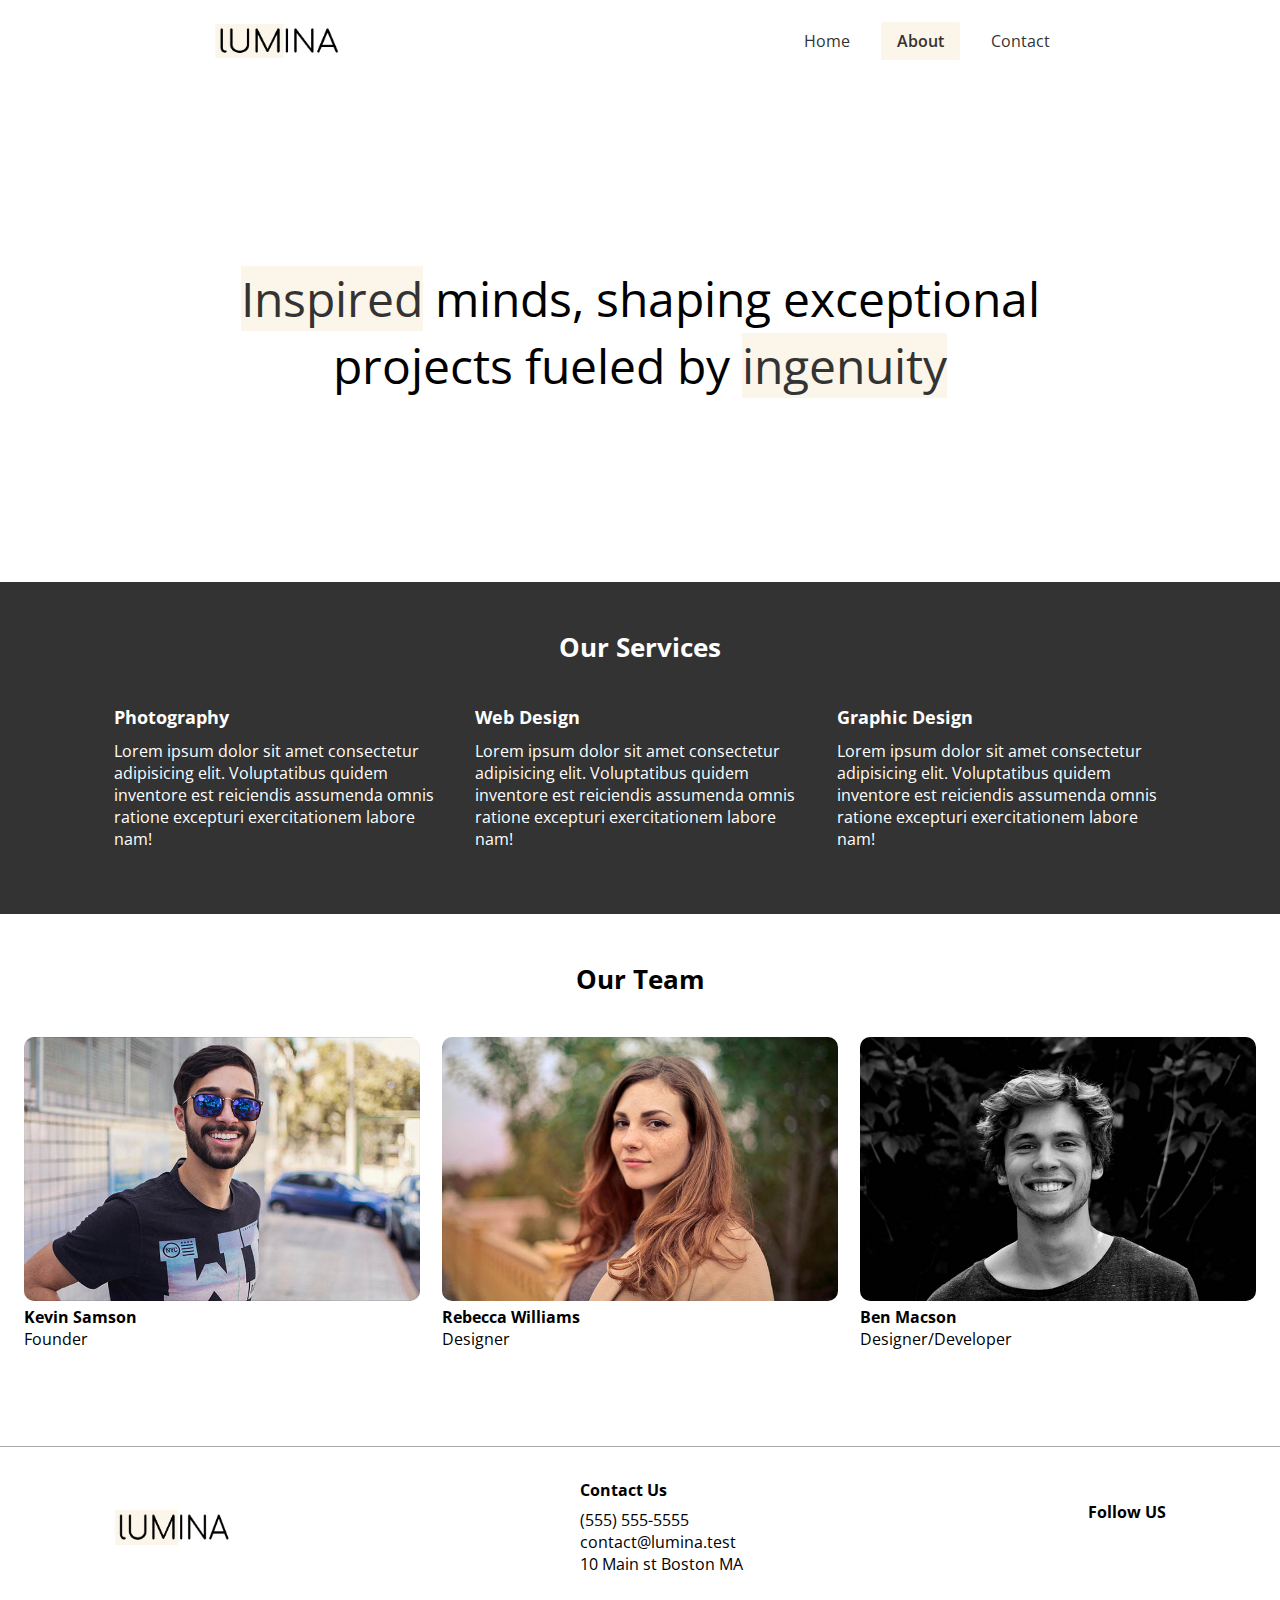
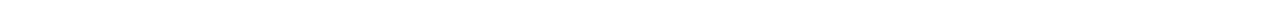
<file: about.html>
<!DOCTYPE html>
<html lang="en">
<head>
  <meta charset="UTF-8">
  <meta name="viewport" content="width=device-width, initial-scale=1.0">
  <link rel="preconnect" href="https://fonts.googleapis.com">
    <link rel="preconnect" href="https://fonts.gstatic.com" crossorigin>
    <link href="https://fonts.googleapis.com/css2?family=Open+Sans:ital,wght@0,300..800;1,300..800&display=swap" rel="stylesheet">
    <link rel="stylesheet" href="https://cdnjs.cloudflare.com/ajax/libs/font-awesome/6.6.0/css/all.min.css" integrity="sha512-Kc323vGBEqzTmouAECnVceyQqyqdsSiqLQISBL29aUW4U/M7pSPA/gEUZQqv1cwx4OnYxTxve5UMg5GT6L4JJg==" crossorigin="anonymous" referrerpolicy="no-referrer" />
  <link rel="stylesheet" href="./css/styles.css">
  <title>About Lumina Creative</title>
</head>
<body>
  <!-- header -->
  <header class="header">
    <div class="container container-sm header-flex">
      <img src="./images/logo.png" alt="lumina creatives" class="logo">
      <ul class="main-menu">
        <li><a href="/">Home</a></li>
        <li><a class="current" href="./about.html">About</a></li>
        <li><a href="./contact.html">Contact</a></li>
      </ul>
    </div>
  </header>

  <!-- hero -->
  <section class="hero">
    <div class="container container-sm">
      <h2>
        <span class="bg-primary">Inspired</span> minds, shaping exceptional projects fueled by <span class="bg-primary">ingenuity</span>
      </h2>
    </div>
  </section>

  <!-- services -->
   <section class="services bg-secondary">
    <div class="container">
      <h2 class="section-heading">Our Services</h2>
      <div class="services-flex">
        <div class="service-item">
          <h4>Photography</h4>
          <p>
            Lorem ipsum dolor sit amet consectetur adipisicing elit. Voluptatibus quidem inventore est reiciendis assumenda omnis ratione excepturi exercitationem labore nam!
          </p>
        </div>
        <div class="service-item">
          <h4>Web Design</h4>
          <p>
            Lorem ipsum dolor sit amet consectetur adipisicing elit. Voluptatibus quidem inventore est reiciendis assumenda omnis ratione excepturi exercitationem labore nam!
          </p>
        </div>
        <div class="service-item">
          <h4> Graphic Design</h4>
          <p>
            Lorem ipsum dolor sit amet consectetur adipisicing elit. Voluptatibus quidem inventore est reiciendis assumenda omnis ratione excepturi exercitationem labore nam!
          </p>
        </div>
      </div>
    </div>
   </section>

   <!-- team -->
    <section class="team">
      <div class="container container-lg">
        <h2 class="section-heading">Our Team</h2>
        <div class="team-flex">
          <div class="team-item">
            <img src="./images/team1.jpg" alt="team member">
            <h4>Kevin Samson</h4>
            <p>Founder</p>
          </div>
          <div class="team-item">
            <img src="./images/team2.jpg" alt="team member">
            <h4>Rebecca Williams</h4>
            <p>Designer</p>
          </div>
          <div class="team-item">
            <img src="./images/team3.jpg" alt="team member">
            <h4>Ben Macson</h4>
            <p>Designer/Developer</p>
          </div>
        </div>
      </div>
    </section>

  
   <!-- footer -->
    <footer class="footer">
      <div class="container footer-flex">
        <img src="images/logo.png" alt="lumina creative">
        <div>
          <h4>Contact Us</h4>
          <ul>
            <li>(555) 555-5555</li>
            <li>contact@lumina.test</li>
            <li>10 Main st Boston MA</li>
          </ul>
        </div>
        <div>
          <h4>Follow US</h4>
          <a href="#"><i class="fab fa-facebook fa-2x"></i></a>
          <a href="#"><i class="fab fa-twitter fa-2x"></i></a>
          <a href="#"><i class="fab fa-instagram fa-2x"></i></a>
          <a href="#"><i class="fab fa-pinterest fa-2x"></i></a>
          <a href="#"><i class="fab fa-tumblr fa-2x"></i></a>
        </div>
      </div>
    </footer>
</body>
</html>
</file>
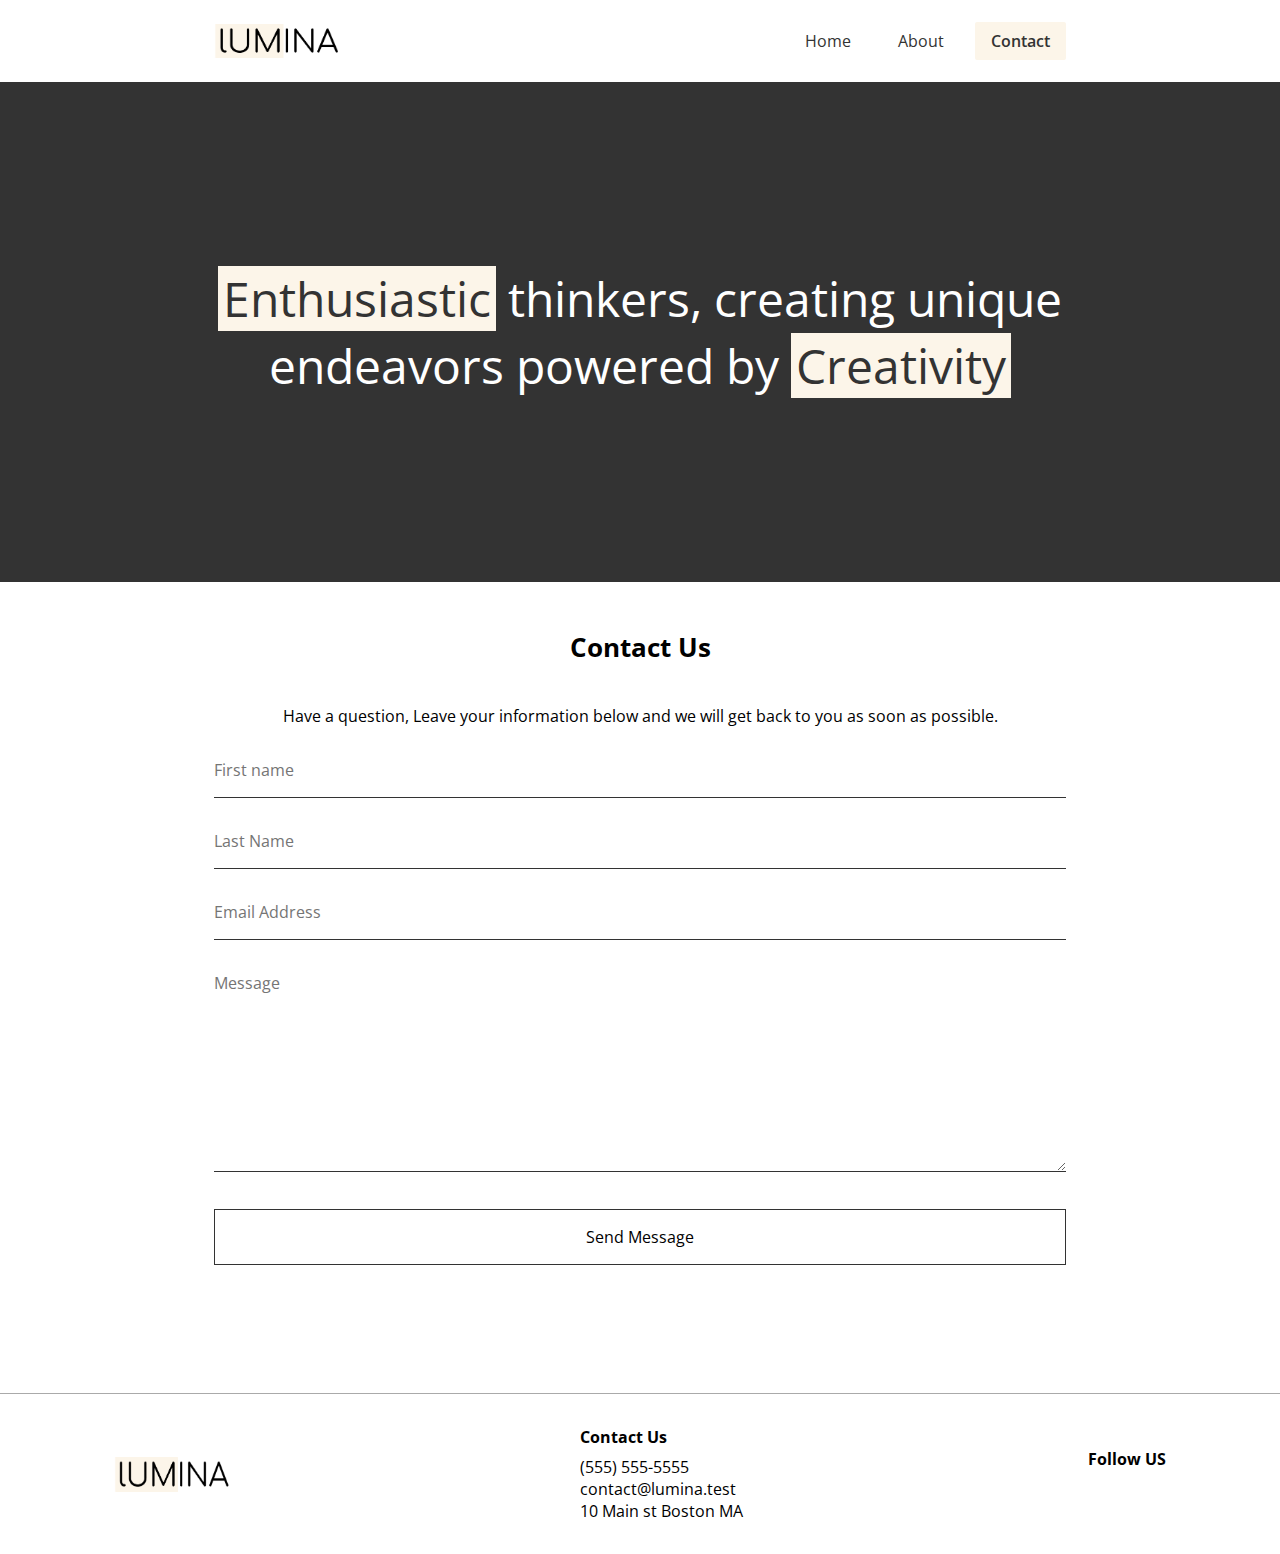
<file: contact.html>
<!DOCTYPE html>
<html lang="en">
<head>
  <meta charset="UTF-8">
  <meta name="viewport" content="width=device-width, initial-scale=1.0">
  <link rel="preconnect" href="https://fonts.googleapis.com">
    <link rel="preconnect" href="https://fonts.gstatic.com" crossorigin>
    <link href="https://fonts.googleapis.com/css2?family=Open+Sans:ital,wght@0,300..800;1,300..800&display=swap" rel="stylesheet">
    <link rel="stylesheet" href="https://cdnjs.cloudflare.com/ajax/libs/font-awesome/6.6.0/css/all.min.css" integrity="sha512-Kc323vGBEqzTmouAECnVceyQqyqdsSiqLQISBL29aUW4U/M7pSPA/gEUZQqv1cwx4OnYxTxve5UMg5GT6L4JJg==" crossorigin="anonymous" referrerpolicy="no-referrer" />
  <link rel="stylesheet" href="./css/styles.css">
  <title>Contact Lumina Creative</title>
</head>
<body>
  <!-- header -->
  <header class="header">
    <div class="container container-sm header-flex">
      <img src="./images/logo.png" alt="lumina creatives" class="logo">
      <ul class="main-menu">
        <li><a href="/">Home</a></li>
        <li><a href="./about.html">About</a></li>
        <li><a class="current" href="./contact.html">Contact</a></li>
      </ul>
    </div>
  </header>

  <!-- hero -->
  <section class="hero bg-secondary">
    <div class="container container-sm">
      <h2>
        <span class="bg-primary">Enthusiastic</span> thinkers, creating unique endeavors powered by <span class="bg-primary">Creativity</span>
      </h2>
    </div>
  </section>

  <section class="contact">
    <div class="container container-sm">
      <h2 class="section-heading">Contact Us</h2>
      <p>
        Have a question, Leave your information below and we will get back to you as soon as possible.
      </p>
      <form  name="contact" netlify>
        <div class="form-group">
          <label for="first-name" class="visually-hidden">First Name</label>
          <input type="text" id="first-name" name="first-name" placeholder="First name">
        </div>
        <div class="form-group">
          <label for="last-name" class="visually-hidden" >Last Name</label>
          <input type="text" id="last-name" name="last-name" placeholder="Last Name">
        </div>
        <div class="form-group">
          <label for="email" class="visually-hidden" >Email</label>
          <input type="text" id="email" name="email" placeholder="Email Address">
        </div>
        <div class="form-group">
          <label for="text-area" class="visually-hidden" >Last Name</label>
          <textarea id="message" name="message" placeholder="Message"></textarea>
        </div>
        <div class="form-group">
          <button type="submit" class="btn">Send Message</button>
        </div>
      </form>
    </div>
  </section>

  
   <!-- footer -->
    <footer class="footer">
      <div class="container footer-flex">
        <img src="images/logo.png" alt="lumina creative">
        <div>
          <h4>Contact Us</h4>
          <ul>
            <li>(555) 555-5555</li>
            <li>contact@lumina.test</li>
            <li>10 Main st Boston MA</li>
          </ul>
        </div>
        <div>
          <h4>Follow US</h4>
          <a href="#"><i class="fab fa-facebook fa-2x"></i></a>
          <a href="#"><i class="fab fa-twitter fa-2x"></i></a>
          <a href="#"><i class="fab fa-instagram fa-2x"></i></a>
          <a href="#"><i class="fab fa-pinterest fa-2x"></i></a>
          <a href="#"><i class="fab fa-tumblr fa-2x"></i></a>
        </div>
      </div>
    </footer>
</body>
</html>
</file>
<file: css/styles.css>
*{
  margin: 0;
  padding: 0;
  box-sizing: border-box;
}

:root{
--primary-color: #fcf5e9;
--bg-dark:#333;
--container-normal:1100px;
--container-wide:1400px;
--container-narrow:900px;
}

body{
  font-family: 'Open Sans', sans-serif;
}

a{
  text-decoration: none;
  color: #333;
}

ul{
  list-style: none;
}

img{
  max-width: 100%;
}

/* utilities */
.bg-primary{
  background: var(--primary-color);
  color: #333;
}
.bg-secondary{
  background: var(--bg-dark);
  color: #fff;
}
.bg-secondary .bg-primary{
  padding: 0 0.3rem;
}
.btn{
  display: inline-block;
  padding: 1rem 2rem;
  border: 1px solid #333;
  background: transparent;
  font-family: inherit;
  font-size: inherit;
  cursor: pointer;
}
.btn:hover{
  background: #333;
  color: #fff;
}
.section-heading{
  font-size: 1.6rem;
  text-align: center;
  margin-bottom: 40px;
}
.visually-hidden {
  clip: rect(0 0 0 0);
  clip-path: inset(50%);
  height: 1px;
  overflow: hidden;
  position: absolute;
  white-space: nowrap;
  width: 1px;
}

/* container */
.container{
  max-width: var(--container-normal);
  margin: 0 auto;
  padding: 0 1.5rem;
}
.container-lg{
  max-width: var(--container-wide);
}
.container-sm{
  max-width:var(--container-narrow);
}

/* header */
.header{
  margin: 1.5rem auto;
}
.header .logo{
  width: 130px;
}
.header .header-flex{
  display: flex;
  justify-content: space-between;
  align-items: center;
}
.header .main-menu{
  display: flex;
  gap: 15px;
}
.header .main-menu a{
  padding: .5rem 1rem;
  border-radius: 2px;
}
.header .main-menu a:hover{
  background: var(--primary-color);
}
.current{
  background: var(--primary-color);
  font-weight: 600;
}

/* Hero */
.hero{
  height: 500px;
  display: flex;
  justify-content: center;
  align-items: center;
  text-align: center;
}
.hero h2{
  font-size: 3rem;
  line-height: 1.4;
  font-weight: normal;
}

/* gallery */
.gallery-flex{
  display: flex;
  justify-content: center;
  flex-wrap: wrap;
  gap: 20px;
}
.gallery-item{
  width: calc(33.3333% - 20px);
  border-radius: 10px;
}
.gallery-item img{
  border-radius: 10px;
}
.gallery-item:hover{
  opacity: 0.9;
}

/* footer */
.footer{
  border-top: 1px solid #aaa;
  padding: 2rem 1.5rem;
  margin-top: 2rem;
}
.footer-flex{
  display: flex;
  justify-content: space-between;
  align-items: center;
}
.footer img{
  width: 120px;
  height: 35px;
}
.footer h4{
  font-size: 1rem;
  margin-bottom: 0.5rem;
}
.footer a{
  margin: 0.2rem;
}


/* about page */
/* services */
.services{
  padding: 3rem 0 4rem;
}
.services-flex{
  display: flex;
  gap: 2rem;
}
.service-item h4{
  font-size: 1.1rem;
  margin-bottom: 0.7rem;
}


/* team */
.team{
  padding: 3rem 0 4rem;
}
.team-flex{
  display: flex;
  gap: 1.4rem;
}
.team img{
  border-radius: 10px;
}

/* contact */
.contact{
  padding: 3rem 0 4rem;
}
.contact p{
  text-align: center;
  margin-bottom: 2rem;
}
.form-group{
  margin: 2rem 0;
}
.contact input,
.contact textarea{
  border: none;
  border-bottom: 1px #333 solid;
  width: 100%;
  font-family: inherit;
  font-size: inherit;
  padding-bottom: 1rem;
}
.contact input:focus,
.contact textarea:focus{
 outline: 0; 
}
.contact textarea{
  height: 200px;
}
.contact button{
  width: 100%;
}

/* media queries */
@media (max-width:768px) {
  .header .header-flex,
  .footer .footer-flex, 
  .services .services-flex,
  .team .team-flex{
    flex-direction: column;
    gap: 1.5rem;
  }

  .hero{
    height: 300px;
  }
  .hero h2{
    font-size: 1.8rem;
  }

  .gallery-item{
    width: calc(50% - 20px);
  }

   .footer-flex{
    text-align: center;
   }
}
</file>
